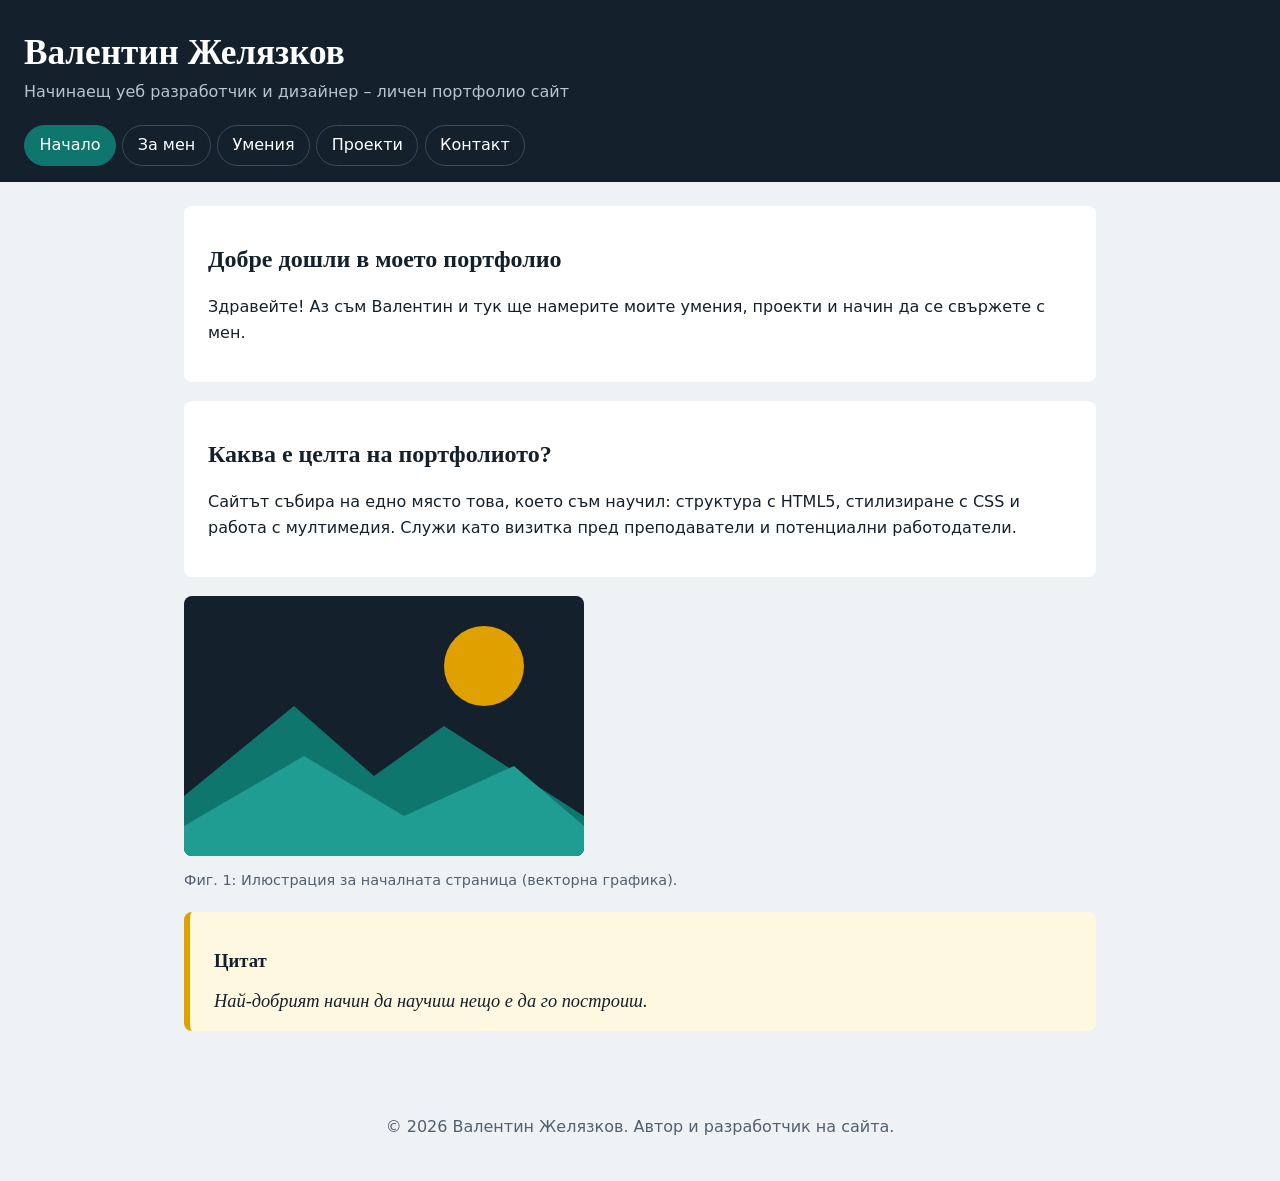
<file: index.html>
<!DOCTYPE html>
<html lang="bg">
<head>
<meta charset="UTF-8">
<meta name="viewport" content="width=device-width, initial-scale=1">
<title>Начало | Портфолио на Валентин Желязков</title>
<link rel="stylesheet" href="style.css">
</head>
<body>
<header>
  <h1>Валентин Желязков</h1>
  <p>Начинаещ уеб разработчик и дизайнер – личен портфолио сайт</p>
</header>
<nav aria-label="Основна навигация">
  <a href="index.html" aria-current="page">Начало</a>
  <a href="about.html">За мен</a>
  <a href="skills.html">Умения</a>
  <a href="projects.html">Проекти</a>
  <a href="contact.html">Контакт</a>
</nav>
<main>
<section>
  <h2>Добре дошли в моето портфолио</h2>
  <p>Здравейте! Аз съм Валентин и тук ще намерите моите умения, проекти и начин да се свържете с мен.</p>
</section>
<article>
  <h2>Каква е целта на портфолиото?</h2>
  <p>Сайтът събира на едно място това, което съм научил: структура с HTML5, стилизиране с CSS и работа с мултимедия. Служи като визитка пред преподаватели и потенциални работодатели.</p>
</article>
<figure>
  <img src="images/portrait.svg" alt="Илюстрация на планински пейзаж със слънце" width="400" height="260">
  <figcaption>Фиг. 1: Илюстрация за началната страница (векторна графика).</figcaption>
</figure>
<aside>
  <h3>Цитат</h3>
  <blockquote>Най-добрият начин да научиш нещо е да го построиш.</blockquote>
</aside>
</main>
<footer>
  <p>&copy; 2026 Валентин Желязков. Автор и разработчик на сайта.</p>
</footer>
</body>
</html>
</file>
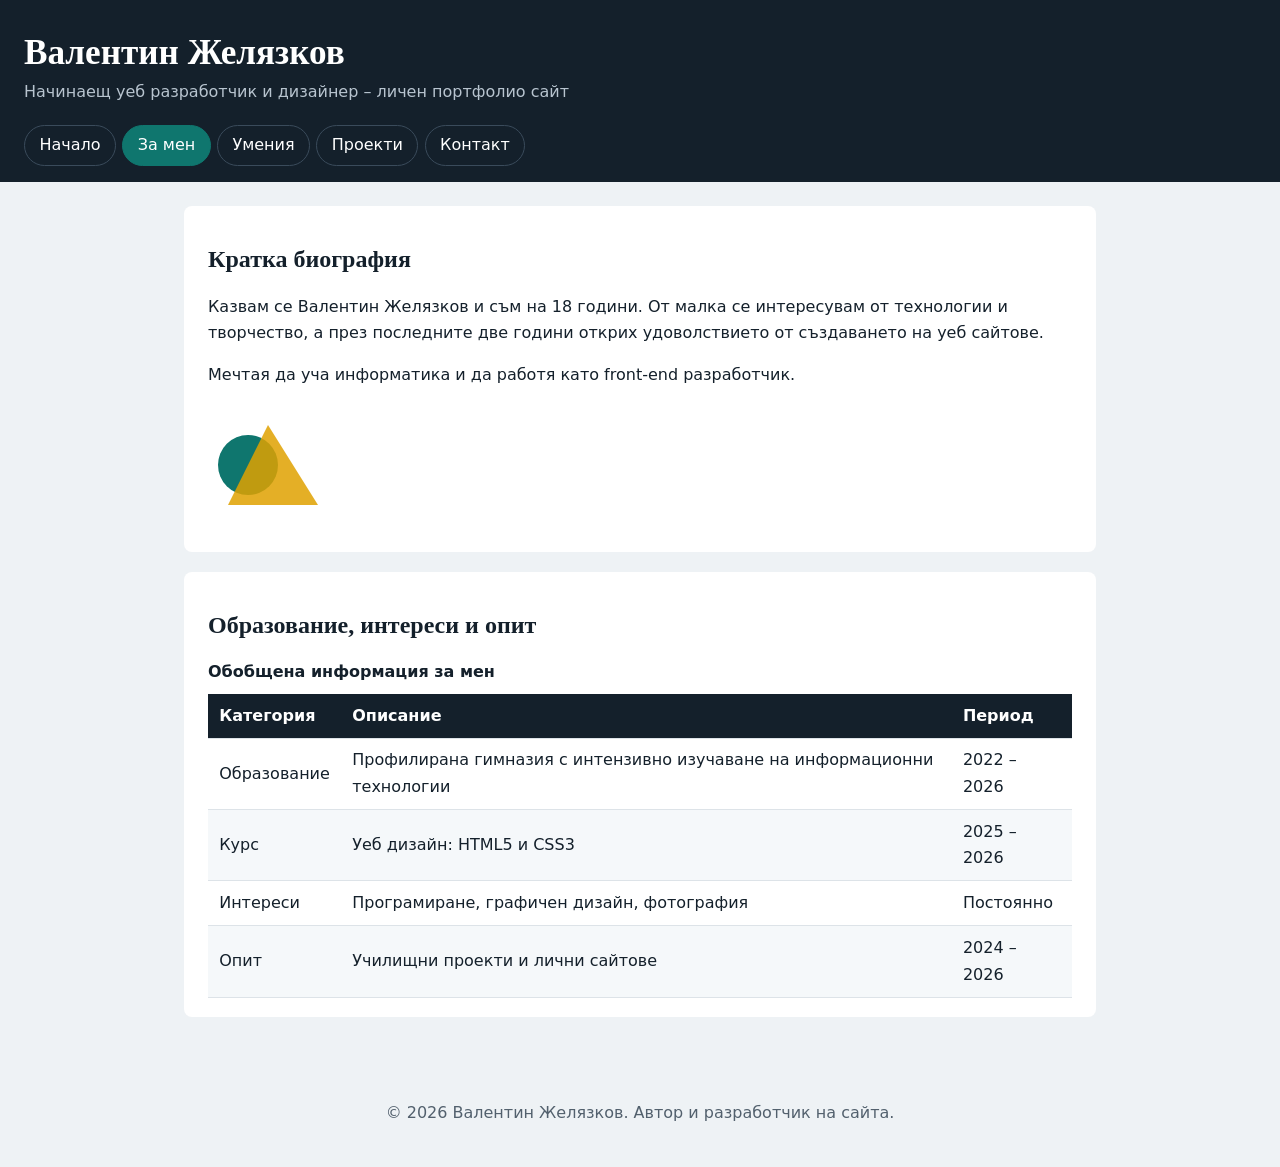
<file: about.html>
<!DOCTYPE html>
<html lang="bg">
<head>
<meta charset="UTF-8">
<meta name="viewport" content="width=device-width, initial-scale=1">
<title>За мен | Портфолио на Валентин Желязков</title>
<link rel="stylesheet" href="style.css">
</head>
<body>
<header>
  <h1>Валентин Желязков</h1>
  <p>Начинаещ уеб разработчик и дизайнер – личен портфолио сайт</p>
</header>
<nav aria-label="Основна навигация">
  <a href="index.html">Начало</a>
  <a href="about.html" aria-current="page">За мен</a>
  <a href="skills.html">Умения</a>
  <a href="projects.html">Проекти</a>
  <a href="contact.html">Контакт</a>
</nav>
<main>
<article>
  <h2>Кратка биография</h2>
  <p>Казвам се Валентин Желязков и съм на 18 години. От малка се интересувам от технологии и творчество, а през последните две години открих удоволствието от създаването на уеб сайтове.</p>
  <p>Мечтая да уча информатика и да работя като front-end разработчик.</p>
  <svg width="120" height="120" viewBox="0 0 120 120" role="img" aria-label="Икона: кръг и триъгълник">
    <circle cx="40" cy="60" r="30" fill="#0f766e"/>
    <polygon points="60,20 110,100 20,100" fill="#e0a100" opacity=".85"/>
  </svg>
</article>
<section>
  <h2>Образование, интереси и опит</h2>
  <table>
    <caption>Обобщена информация за мен</caption>
    <thead><tr><th>Категория</th><th>Описание</th><th>Период</th></tr></thead>
    <tbody>
      <tr><td>Образование</td><td>Профилирана гимназия с интензивно изучаване на информационни технологии</td><td>2022 – 2026</td></tr>
      <tr><td>Курс</td><td>Уеб дизайн: HTML5 и CSS3</td><td>2025 – 2026</td></tr>
      <tr><td>Интереси</td><td>Програмиране, графичен дизайн, фотография</td><td>Постоянно</td></tr>
      <tr><td>Опит</td><td>Училищни проекти и лични сайтове</td><td>2024 – 2026</td></tr>
    </tbody>
  </table>
</section>
</main>
<footer>
  <p>&copy; 2026 Валентин Желязков. Автор и разработчик на сайта.</p>
</footer>
</body>
</html>
</file>
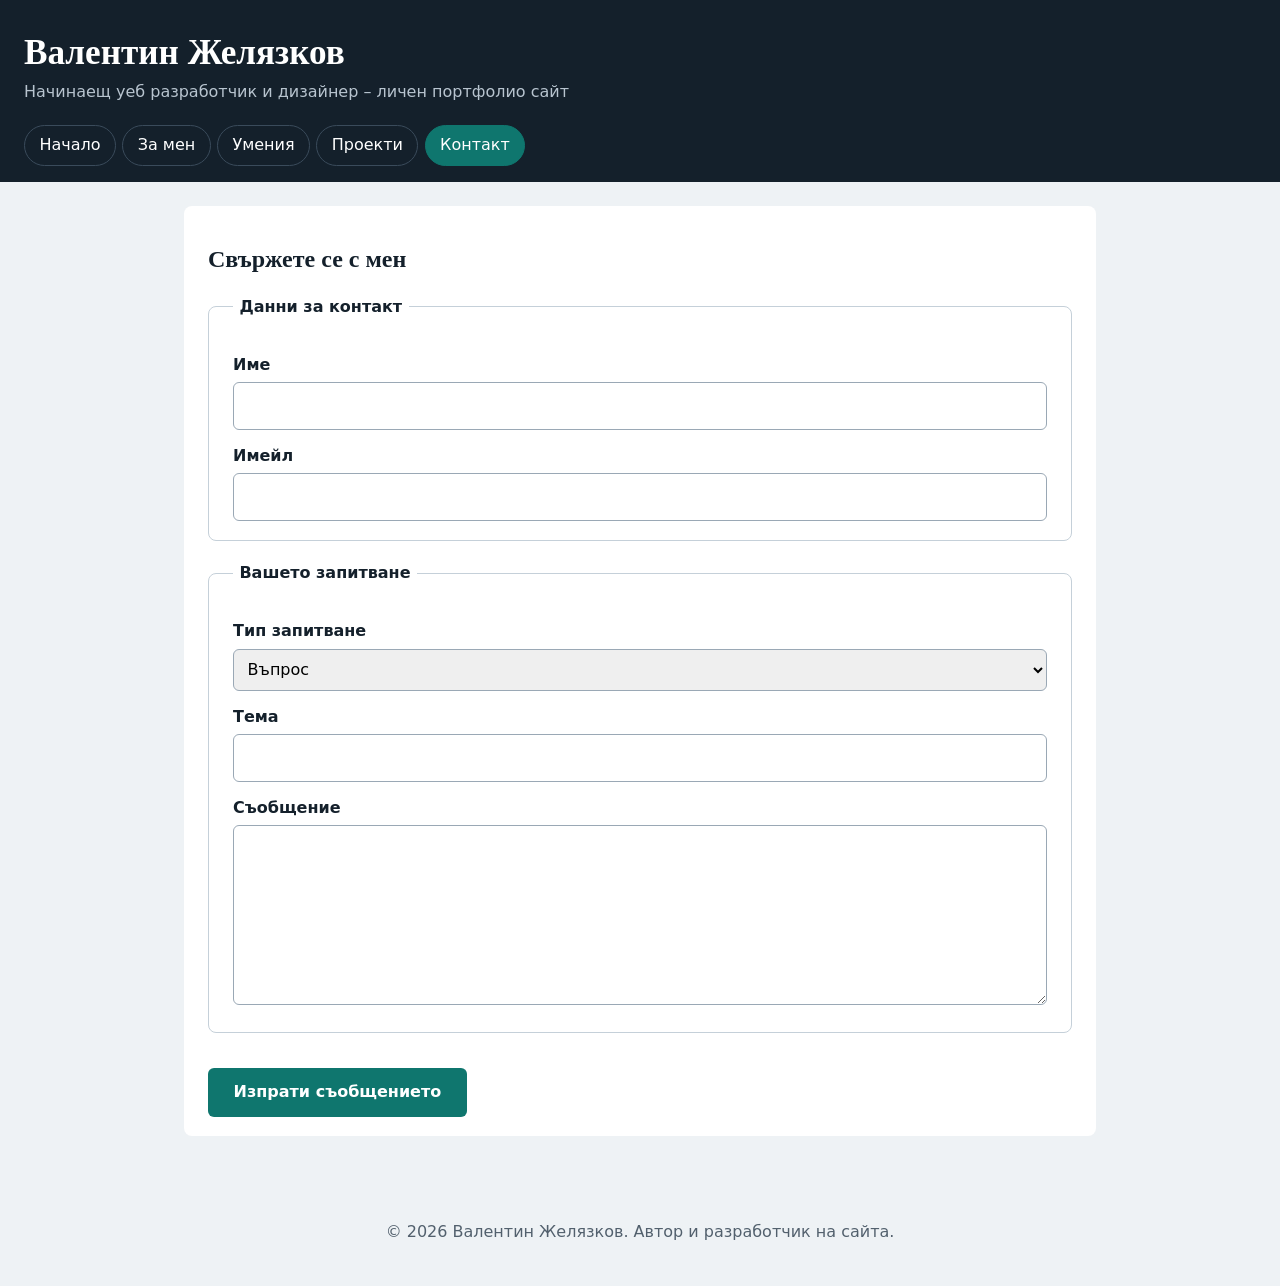
<file: contact.html>
<!DOCTYPE html>
<html lang="bg">
<head>
<meta charset="UTF-8">
<meta name="viewport" content="width=device-width, initial-scale=1">
<title>Контакт | Портфолио на Валентин Желязков</title>
<link rel="stylesheet" href="style.css">
</head>
<body>
<header>
  <h1>Валентин Желязков</h1>
  <p>Начинаещ уеб разработчик и дизайнер – личен портфолио сайт</p>
</header>
<nav aria-label="Основна навигация">
  <a href="index.html">Начало</a>
  <a href="about.html">За мен</a>
  <a href="skills.html">Умения</a>
  <a href="projects.html">Проекти</a>
  <a href="contact.html" aria-current="page">Контакт</a>
</nav>
<main>
<section>
  <h2>Свържете се с мен</h2>
  <form action="#" method="post">
    <fieldset>
      <legend>Данни за контакт</legend>
      <label for="name">Име</label>
      <input type="text" id="name" name="name" required>
      <label for="email">Имейл</label>
      <input type="email" id="email" name="email" required>
    </fieldset>
    <fieldset>
      <legend>Вашето запитване</legend>
      <label for="type">Тип запитване</label>
      <select id="type" name="type">
        <option>Въпрос</option>
        <option>Предложение за проект</option>
        <option>Обратна връзка</option>
      </select>
      <label for="subject">Тема</label>
      <input type="text" id="subject" name="subject" required>
      <label for="message">Съобщение</label>
      <textarea id="message" name="message" rows="6" required></textarea>
    </fieldset>
    <button type="submit">Изпрати съобщението</button>
  </form>
</section>
</main>
<footer>
  <p>&copy; 2026 Валентин Желязков. Автор и разработчик на сайта.</p>
</footer>
</body>
</html>
</file>
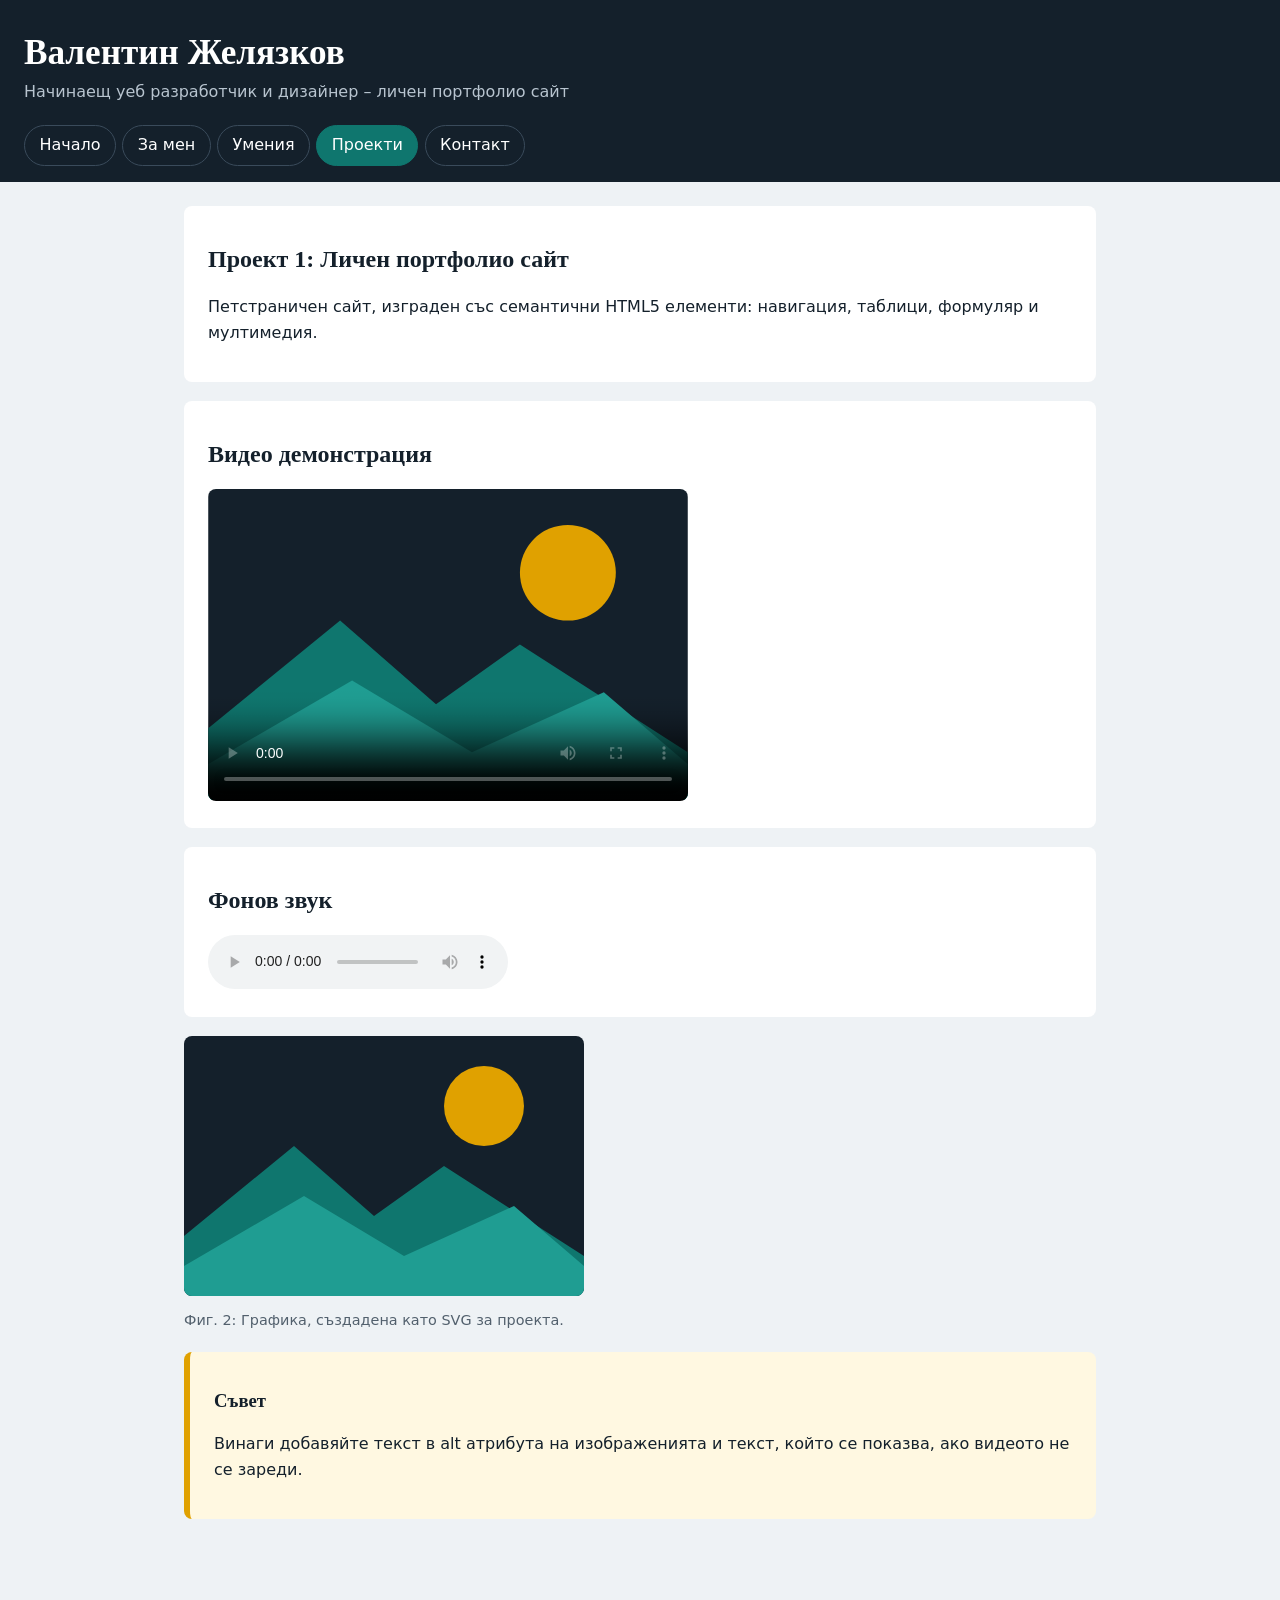
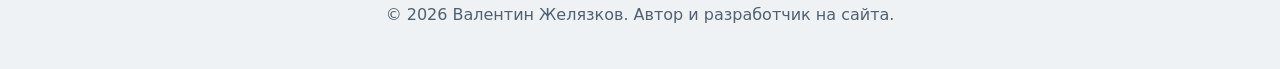
<file: projects.html>
<!DOCTYPE html>
<html lang="bg">
<head>
<meta charset="UTF-8">
<meta name="viewport" content="width=device-width, initial-scale=1">
<title>Проекти | Портфолио на Валентин Желязков</title>
<link rel="stylesheet" href="style.css">
</head>
<body>
<header>
  <h1>Валентин Желязков</h1>
  <p>Начинаещ уеб разработчик и дизайнер – личен портфолио сайт</p>
</header>
<nav aria-label="Основна навигация">
  <a href="index.html">Начало</a>
  <a href="about.html">За мен</a>
  <a href="skills.html">Умения</a>
  <a href="projects.html" aria-current="page">Проекти</a>
  <a href="contact.html">Контакт</a>
</nav>
<main>
<article>
  <h2>Проект 1: Личен портфолио сайт</h2>
  <p>Петстраничен сайт, изграден със семантични HTML5 елементи: навигация, таблици, формуляр и мултимедия.</p>
</article>
<article>
  <h2>Видео демонстрация</h2>
  <video controls width="480" poster="images/portrait.svg">
    <source src="https://www.w3schools.com/html/mov_bbb.mp4" type="video/mp4">
    Вашият браузър не поддържа видео елемента.
  </video>
</article>
<article>
  <h2>Фонов звук</h2>
  <audio controls>
    <source src="https://www.w3schools.com/html/horse.mp3" type="audio/mpeg">
    Вашият браузър не поддържа аудио елемента.
  </audio>
</article>
<figure>
  <img src="images/portrait.svg" alt="Графика към проекта: пейзаж със слънце" width="400" height="260">
  <figcaption>Фиг. 2: Графика, създадена като SVG за проекта.</figcaption>
</figure>
<aside>
  <h3>Съвет</h3>
  <p>Винаги добавяйте текст в alt атрибута на изображенията и текст, който се показва, ако видеото не се зареди.</p>
</aside>
</main>
<footer>
  <p>&copy; 2026 Валентин Желязков. Автор и разработчик на сайта.</p>
</footer>
</body>
</html>
</file>
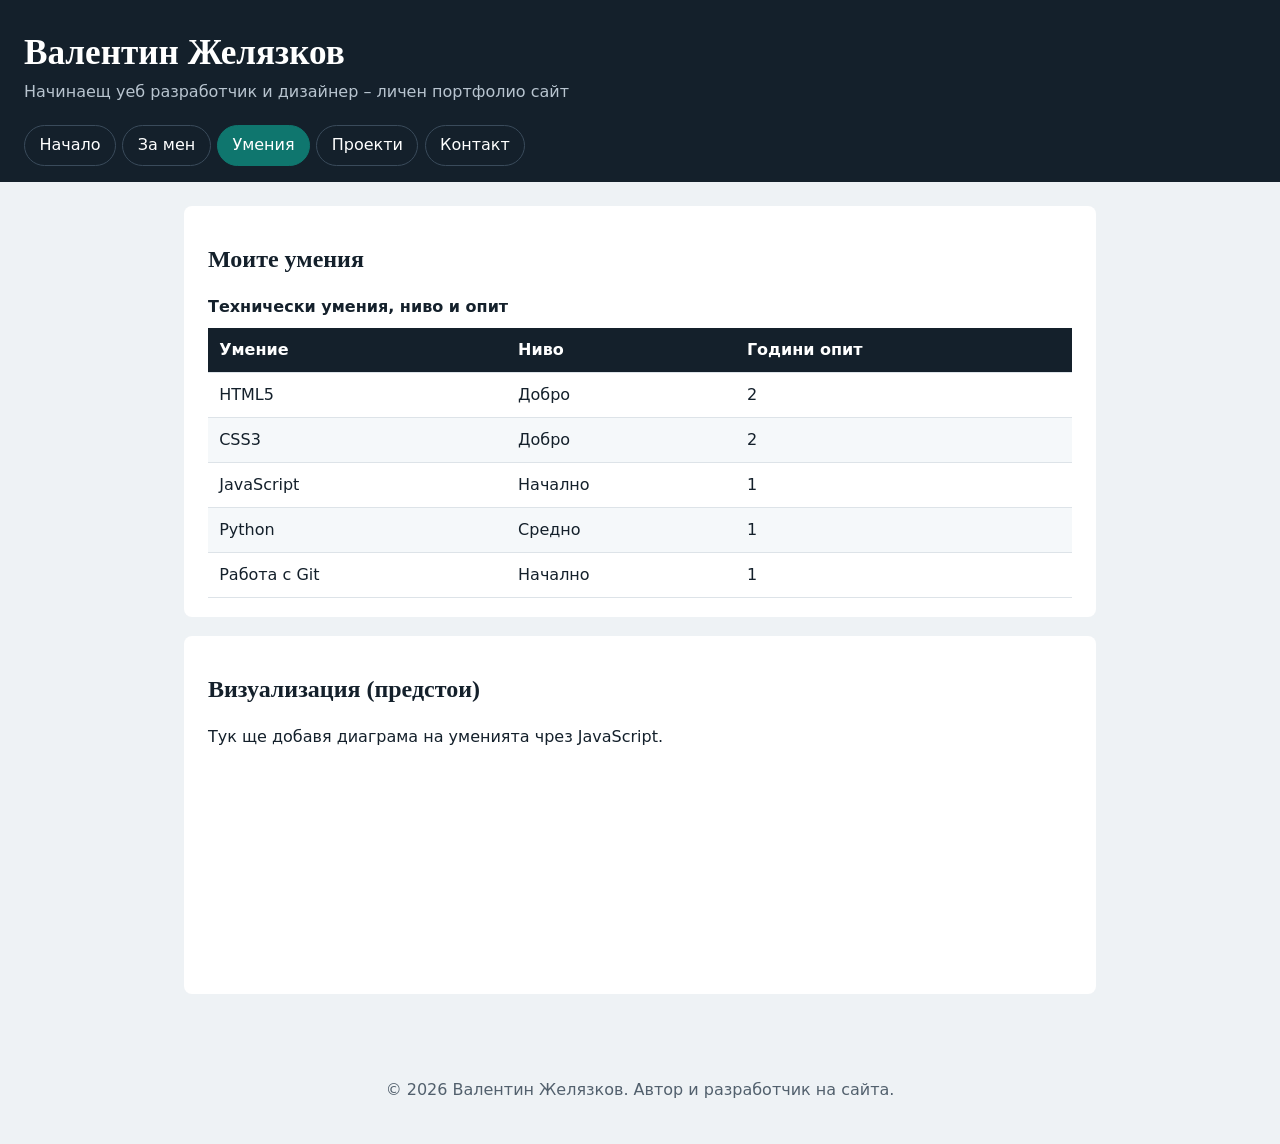
<file: skills.html>
<!DOCTYPE html>
<html lang="bg">
<head>
<meta charset="UTF-8">
<meta name="viewport" content="width=device-width, initial-scale=1">
<title>Умения | Портфолио на Валентин Желязков</title>
<link rel="stylesheet" href="style.css">
</head>
<body>
<header>
  <h1>Валентин Желязков</h1>
  <p>Начинаещ уеб разработчик и дизайнер – личен портфолио сайт</p>
</header>
<nav aria-label="Основна навигация">
  <a href="index.html">Начало</a>
  <a href="about.html">За мен</a>
  <a href="skills.html" aria-current="page">Умения</a>
  <a href="projects.html">Проекти</a>
  <a href="contact.html">Контакт</a>
</nav>
<main>
<section>
  <h2>Моите умения</h2>
  <table>
    <caption>Технически умения, ниво и опит</caption>
    <thead><tr><th>Умение</th><th>Ниво</th><th>Години опит</th></tr></thead>
    <tbody>
      <tr><td>HTML5</td><td>Добро</td><td>2</td></tr>
      <tr><td>CSS3</td><td>Добро</td><td>2</td></tr>
      <tr><td>JavaScript</td><td>Начално</td><td>1</td></tr>
      <tr><td>Python</td><td>Средно</td><td>1</td></tr>
      <tr><td>Работа с Git</td><td>Начално</td><td>1</td></tr>
    </tbody>
  </table>
</section>
<section>
  <h2>Визуализация (предстои)</h2>
  <p>Тук ще добавя диаграма на уменията чрез JavaScript.</p>
  <canvas id="skillsChart" width="600" height="200">Вашият браузър не поддържа елемента canvas.</canvas>
</section>
</main>
<footer>
  <p>&copy; 2026 Валентин Желязков. Автор и разработчик на сайта.</p>
</footer>
</body>
</html>
</file>
<file: style.css>
:root{--ink:#14202b;--bg:#eef2f5;--card:#fff;--accent:#0f766e;--warm:#e0a100;--muted:#52606d}
*{box-sizing:border-box}
body{margin:0;font:1rem/1.65 system-ui,Segoe UI,Arial,sans-serif;color:var(--ink);background:var(--bg)}
h1,h2,h3{font-family:Georgia,"Times New Roman",serif;line-height:1.2}
header{background:var(--ink);color:#fff;padding:2rem 1.5rem 1.2rem}
header h1{margin:0;font-size:2.2rem}
header p{margin:.3rem 0 0;color:#b8c4cf}
nav{background:var(--ink);padding:0 1.5rem 1rem;display:flex;flex-wrap:wrap;gap:.4rem}
nav a{color:#fff;text-decoration:none;padding:.4rem .9rem;border-radius:999px;border:1px solid #3a4b5b}
nav a:hover,nav a:focus-visible{background:var(--warm);border-color:var(--warm);color:var(--ink);outline:none}
nav a[aria-current=page]{background:var(--accent);border-color:var(--accent)}
main{max-width:60rem;margin:0 auto;padding:1.5rem}
section,article,aside,fieldset{background:var(--card);padding:1.2rem 1.5rem;margin:0 0 1.2rem;border-radius:8px}
aside{border-left:6px solid var(--warm);background:#fff8e1}
blockquote{margin:0;font:italic 1.15rem Georgia,serif}
figure{margin:0 0 1.2rem}
img,video,canvas{max-width:100%;height:auto;border-radius:8px}
figcaption{color:var(--muted);font-size:.9rem;margin-top:.3rem}
table{width:100%;border-collapse:collapse}
caption{text-align:left;font-weight:700;padding-bottom:.5rem}
th,td{padding:.55rem .7rem;border-bottom:1px solid #dde3e8;text-align:left}
thead th{background:var(--ink);color:#fff}
tbody tr:nth-child(even){background:#f5f8fa}
label{display:block;margin:.8rem 0 .25rem;font-weight:600}
input[type=text],input[type=email],select,textarea{width:100%;padding:.6rem;border:1px solid #9aa8b5;border-radius:6px;font:inherit}
input:focus,select:focus,textarea:focus,button:focus-visible{outline:3px solid var(--warm)}
fieldset{border:1px solid #c5d0d9}
legend{font-weight:700;padding:0 .4rem}
.radio{display:inline-block;margin:.3rem 1rem .3rem 0;font-weight:400}
button{margin-top:1rem;padding:.7rem 1.6rem;border:0;border-radius:6px;background:var(--accent);color:#fff;font:inherit;font-weight:700;cursor:pointer}
button:hover{background:#0b5d57}
footer{text-align:center;padding:1.5rem;color:var(--muted)}
</file>
